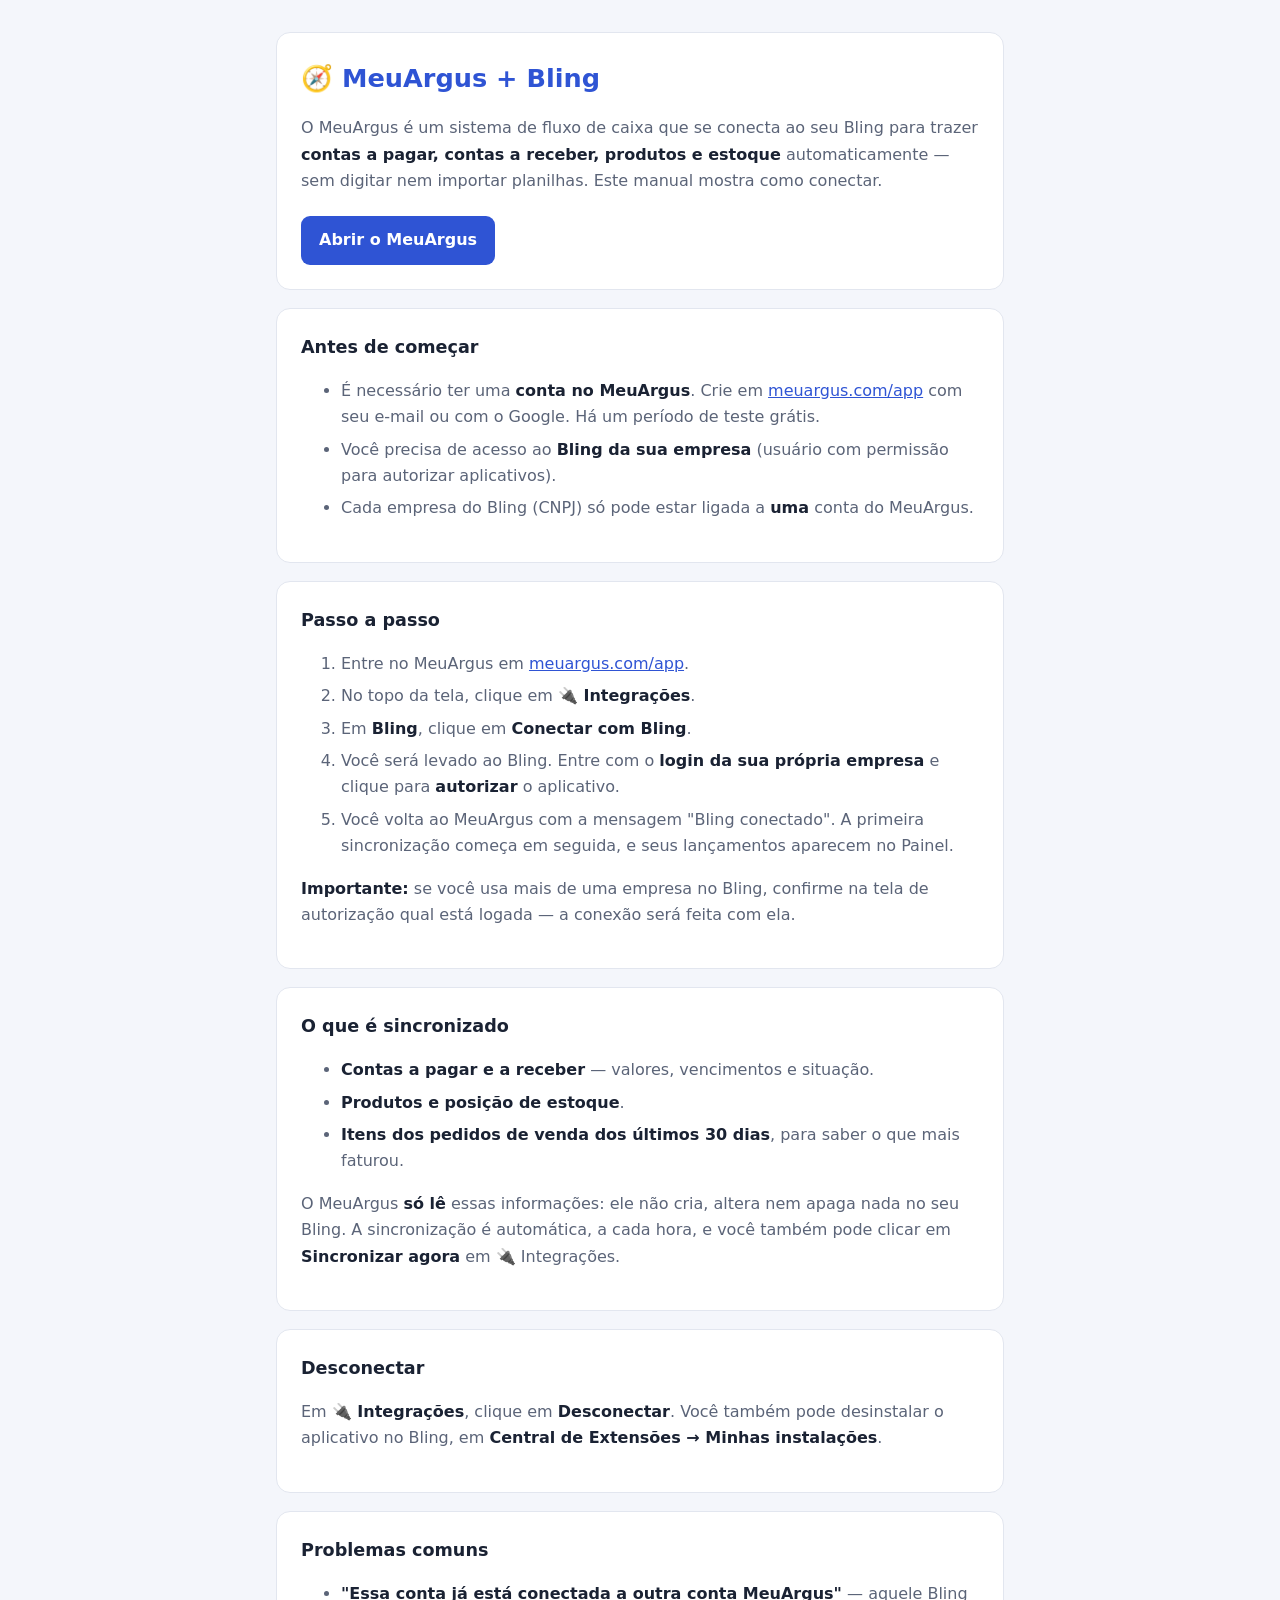
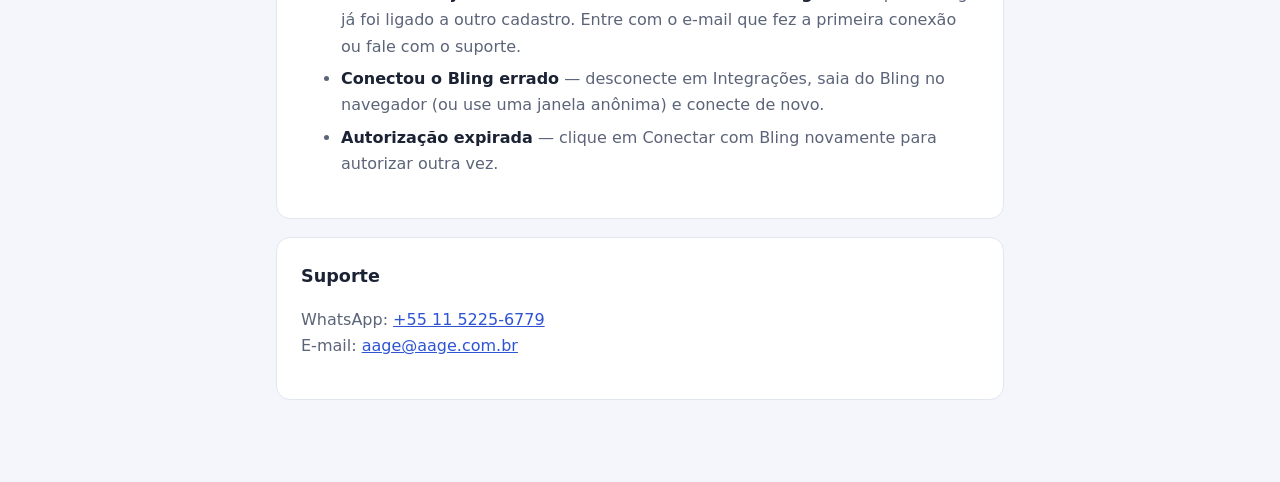
<file: manual.html>
<!DOCTYPE html>
<html lang="pt-BR">
<head>
<meta charset="UTF-8">
<meta name="viewport" content="width=device-width, initial-scale=1.0">
<title>Manual — Integração MeuArgus com Bling</title>
<meta name="description" content="Como conectar o Bling ao MeuArgus para sincronizar contas a pagar, contas a receber, produtos e estoque.">
<style>
  :root { --bg:#f4f6fb; --surface:#fff; --text:#1a2233; --text2:#5b6478; --accent:#2f54d4; --border:#e2e6ef; }
  @media (prefers-color-scheme: dark) { :root { --bg:#0f1420; --surface:#171d2c; --text:#e8ecf5; --text2:#9aa4ba; --accent:#7c9bff; --border:#2a3348; } }
  * { box-sizing: border-box; }
  body { margin:0; font-family: -apple-system, 'Inter', system-ui, sans-serif; background:var(--bg); color:var(--text); line-height:1.65; }
  main { max-width: 760px; margin: 0 auto; padding: 32px 16px 64px; }
  .card { background:var(--surface); border:1px solid var(--border); border-radius:14px; padding:24px; margin-bottom:18px; }
  h1 { font-size:1.6rem; margin:0 0 8px; color:var(--accent); }
  h2 { font-size:1.1rem; margin:0 0 10px; }
  p, li { color:var(--text2); }
  li { margin-bottom:6px; }
  strong { color:var(--text); }
  a { color:var(--accent); }
  .btn { display:inline-block; background:var(--accent); color:#fff; padding:11px 18px; border-radius:9px; text-decoration:none; font-weight:600; margin-top:6px; }
  @media (prefers-color-scheme: dark) { .btn { color:#0f1420; } }
</style>
</head>
<body>
<main>
  <div class="card">
    <h1>🧭 MeuArgus + Bling</h1>
    <p>O MeuArgus é um sistema de fluxo de caixa que se conecta ao seu Bling para trazer <strong>contas a pagar, contas a receber, produtos e estoque</strong> automaticamente — sem digitar nem importar planilhas. Este manual mostra como conectar.</p>
    <a class="btn" href="https://meuargus.com/app">Abrir o MeuArgus</a>
  </div>

  <div class="card">
    <h2>Antes de começar</h2>
    <ul>
      <li>É necessário ter uma <strong>conta no MeuArgus</strong>. Crie em <a href="https://meuargus.com/app">meuargus.com/app</a> com seu e-mail ou com o Google. Há um período de teste grátis.</li>
      <li>Você precisa de acesso ao <strong>Bling da sua empresa</strong> (usuário com permissão para autorizar aplicativos).</li>
      <li>Cada empresa do Bling (CNPJ) só pode estar ligada a <strong>uma</strong> conta do MeuArgus.</li>
    </ul>
  </div>

  <div class="card">
    <h2>Passo a passo</h2>
    <ol>
      <li>Entre no MeuArgus em <a href="https://meuargus.com/app">meuargus.com/app</a>.</li>
      <li>No topo da tela, clique em <strong>🔌 Integrações</strong>.</li>
      <li>Em <strong>Bling</strong>, clique em <strong>Conectar com Bling</strong>.</li>
      <li>Você será levado ao Bling. Entre com o <strong>login da sua própria empresa</strong> e clique para <strong>autorizar</strong> o aplicativo.</li>
      <li>Você volta ao MeuArgus com a mensagem "Bling conectado". A primeira sincronização começa em seguida, e seus lançamentos aparecem no Painel.</li>
    </ol>
    <p><strong>Importante:</strong> se você usa mais de uma empresa no Bling, confirme na tela de autorização qual está logada — a conexão será feita com ela.</p>
  </div>

  <div class="card">
    <h2>O que é sincronizado</h2>
    <ul>
      <li><strong>Contas a pagar e a receber</strong> — valores, vencimentos e situação.</li>
      <li><strong>Produtos e posição de estoque</strong>.</li>
      <li><strong>Itens dos pedidos de venda dos últimos 30 dias</strong>, para saber o que mais faturou.</li>
    </ul>
    <p>O MeuArgus <strong>só lê</strong> essas informações: ele não cria, altera nem apaga nada no seu Bling. A sincronização é automática, a cada hora, e você também pode clicar em <strong>Sincronizar agora</strong> em 🔌 Integrações.</p>
  </div>

  <div class="card">
    <h2>Desconectar</h2>
    <p>Em <strong>🔌 Integrações</strong>, clique em <strong>Desconectar</strong>. Você também pode desinstalar o aplicativo no Bling, em <strong>Central de Extensões → Minhas instalações</strong>.</p>
  </div>

  <div class="card">
    <h2>Problemas comuns</h2>
    <ul>
      <li><strong>"Essa conta já está conectada a outra conta MeuArgus"</strong> — aquele Bling já foi ligado a outro cadastro. Entre com o e-mail que fez a primeira conexão ou fale com o suporte.</li>
      <li><strong>Conectou o Bling errado</strong> — desconecte em Integrações, saia do Bling no navegador (ou use uma janela anônima) e conecte de novo.</li>
      <li><strong>Autorização expirada</strong> — clique em Conectar com Bling novamente para autorizar outra vez.</li>
    </ul>
  </div>

  <div class="card">
    <h2>Suporte</h2>
    <p>WhatsApp: <a href="https://wa.me/551152256779">+55 11 5225-6779</a><br>E-mail: <a href="mailto:aage@aage.com.br">aage@aage.com.br</a></p>
  </div>
</main>
</body>
</html>
</file>
